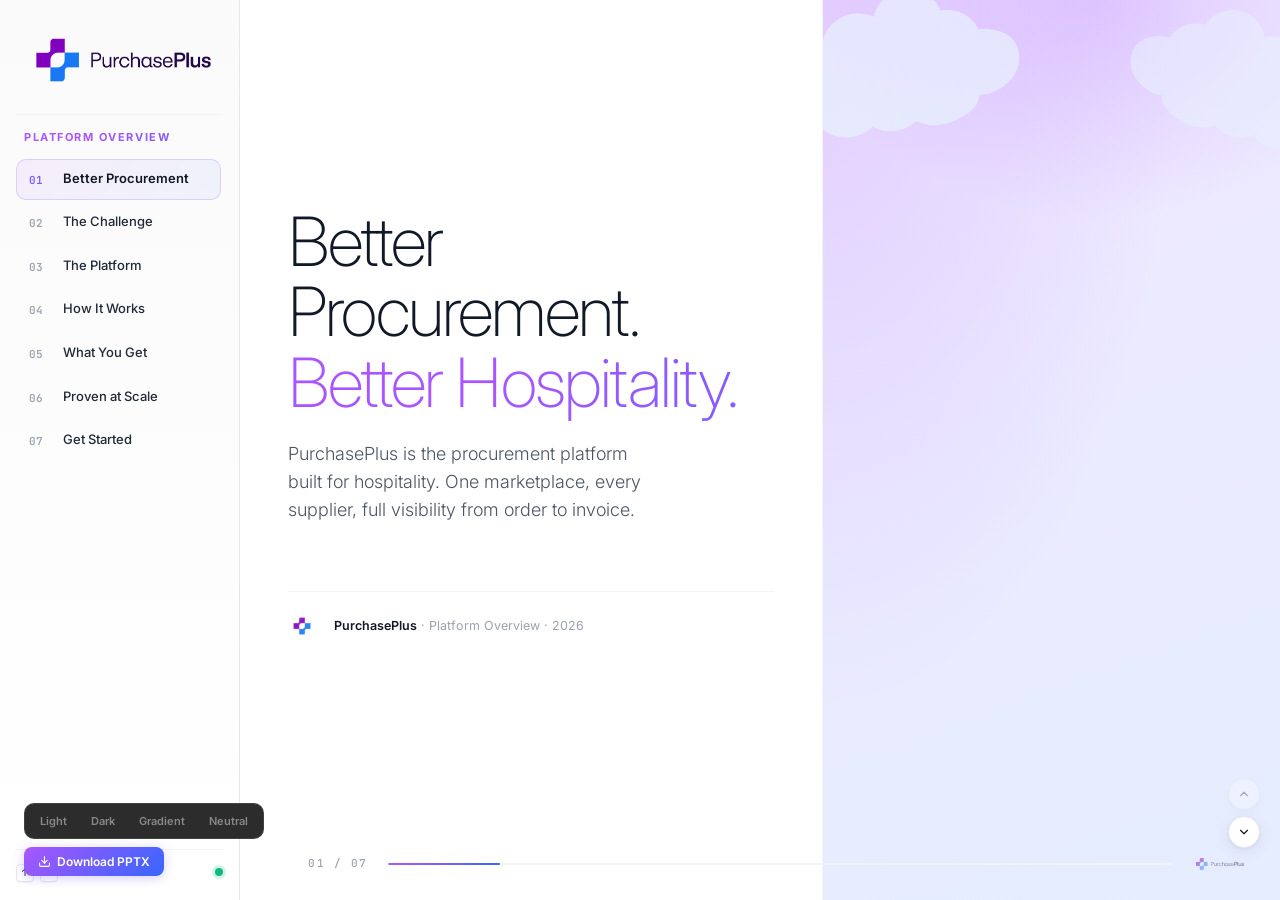
<file: index.html>
<!DOCTYPE html>
<html lang="en">
<head>
<meta charset="UTF-8">
<meta name="viewport" content="width=device-width, initial-scale=1">
<title>PurchasePlus · Platform Overview</title>
<link rel="preconnect" href="https://fonts.googleapis.com">
<link rel="preconnect" href="https://fonts.gstatic.com" crossorigin>
<link href="https://fonts.googleapis.com/css2?family=Inter:wght@200;300;400;500;600;700&family=JetBrains+Mono:wght@400;500&display=swap" rel="stylesheet">
<link rel="icon" href="assets/PurchasePlus Logos/logo-emblem-mobile.png">
<style>
/* ==========================================================================
   PurchasePlus Presentation Template — canonical design system
   Single-file HTML. No framework. Vanilla JS.
   Sidebar nav + one-slide-at-a-time desktop. Scroll-snap on mobile.

   IMAGE PATHS (all relative to this file's location at /template/):
   Logos:      assets/PurchasePlus Logos/[file]
   Characters: assets/Longarms Characters/Stand Alone/[file]
   Scenes:     assets/Longarms Scenes/[file]
   UI cards:   assets/Colourful UI UX/Stand Alone/[file]
   Screens:    assets/PurchasePlus Web Application Screens/[file]
   Devices:    assets/PurchasePlus UI & UX/[file]
   Web imgs:   assets/Web Content/Images/[file]
   ========================================================================== */

:root {
  --grad:        linear-gradient(90deg, #a956ff 0%, #7c5dff 50%, #3766fe 100%);
  --grad-soft:   linear-gradient(135deg, #f5edff 0%, #eaf1ff 100%);
  --grad-img:    linear-gradient(160deg, #f0e8ff 0%, #e5edff 100%);
  --grad-deep:   linear-gradient(135deg, #594574 0%, #220646 100%);
  --purple:      #7c5dff;
  --light-purple:#a956ff;
  --blue:        #3766fe;
  --ink:         #111827;
  --ink-soft:    #1f2937;
  --body:        #4B5563;
  --muted:       #9ca3af;
  --soft:        #f8fafc;
  --softer:      #fafafa;
  --border:      #e5e7eb;
  --border-soft: #f3f4f6;
  --bg:          #ffffff;
  --green:       #10b981;
  --shadow:      0 4px 16px rgba(15,23,42,.07), 0 1px 3px rgba(15,23,42,.05);
  --shadow-lg:   0 24px 56px rgba(15,23,42,.10), 0 4px 12px rgba(15,23,42,.06);
  --radius:      12px;
  --radius-pill: 999px;
}

*, *::before, *::after { box-sizing: border-box; margin: 0; padding: 0; }
html, body { background: var(--bg); }
body {
  font-family: 'Inter', -apple-system, BlinkMacSystemFont, sans-serif;
  color: var(--body);
  font-size: 15px;
  line-height: 1.6;
  font-weight: 400;
  -webkit-font-smoothing: antialiased;
  -moz-osx-font-smoothing: grayscale;
}
h1, h2, h3, h4, h5, h6, p { text-wrap: balance; color: var(--ink); }
h1 { font-size: clamp(40px, 5.4vw, 68px); font-weight: 200; letter-spacing: -1.8px; line-height: 1.04; }
h2 { font-size: clamp(30px, 3.8vw, 52px); font-weight: 200; letter-spacing: -1.2px; line-height: 1.08; }
h3 { font-size: 17px; font-weight: 500; letter-spacing: -.2px; }
h4 { font-size: 13.5px; font-weight: 600; }
p  { font-weight: 300; }
ul { list-style: none; }
button { font-family: inherit; cursor: pointer; border: 0; background: none; }
.mono { font-family: 'JetBrains Mono', ui-monospace, monospace; font-variant-numeric: tabular-nums; }

/* ── Animated gradient text ── */
.grad {
  background: linear-gradient(90deg, #a956ff 0%, #a956ff 20%, #7c5dff 50%, #3766fe 80%, #3766fe 100%);
  background-size: 220% auto;
  -webkit-background-clip: text;
  background-clip: text;
  color: transparent;
  -webkit-text-fill-color: transparent;
  font-weight: inherit;
  animation: gradPulse 5s linear infinite;
}
@keyframes gradPulse {
  0%   { background-position: 200% 50%; }
  100% { background-position: 0% 50%; }
}

/* ══════════════════════════════════════════════════════════
   APP SHELL
   ══════════════════════════════════════════════════════════ */
.app { display: grid; grid-template-columns: 280px 1fr; height: 100dvh; }

/* ── Sidebar ── */
.sb {
  background: linear-gradient(180deg, #fafafa 0%, #fff 100%);
  border-right: 1px solid var(--border);
  padding: 24px 16px 18px;
  display: flex; flex-direction: column;
  height: 100dvh; overflow: hidden;
}
.sb-brand {
  display: flex; align-items: center; gap: 10px;
  padding: 0 6px 18px;
  border-bottom: 1px solid var(--border-soft);
  margin-bottom: 14px;
}
.sb-brand img { height: 72px; width: auto; max-width: 220px; }
.sb-eyebrow {
  font-size: 11px; font-weight: 700; letter-spacing: .14em;
  text-transform: uppercase; padding: 0 8px 12px;
}
.sb-list { flex: 1; overflow-y: auto; padding-right: 2px; }
.sb-list::-webkit-scrollbar { width: 4px; }
.sb-list::-webkit-scrollbar-thumb { background: var(--border); border-radius: 2px; }
.sb-item {
  display: flex; align-items: flex-start; gap: 12px;
  padding: 10px 12px; border-radius: 10px; cursor: pointer;
  margin-bottom: 2px; transition: all .15s;
  border: 1px solid transparent; user-select: none;
}
.sb-item:hover { background: var(--softer); }
.sb-item.is-active {
  background: linear-gradient(135deg, rgba(169,86,255,.08) 0%, rgba(55,102,254,.06) 100%);
  border-color: rgba(124,93,255,.22);
}
.sb-item-num {
  font-size: 11px; font-weight: 600; color: var(--muted);
  font-family: 'JetBrains Mono', monospace; min-width: 22px;
  padding-top: 2px; letter-spacing: .04em;
}
.sb-item.is-active .sb-item-num { color: var(--purple); }
.sb-item-label { font-size: 13px; font-weight: 500; color: var(--ink-soft); line-height: 1.35; }
.sb-item.is-active .sb-item-label { color: var(--ink); font-weight: 600; }
.sb-foot {
  padding-top: 14px; border-top: 1px solid var(--border-soft);
  font-size: 11px; color: var(--muted);
  display: flex; justify-content: space-between; align-items: center;
}
.sb-foot-hint { display: flex; align-items: center; gap: 6px; }
.kbd {
  display: inline-flex; align-items: center; justify-content: center;
  min-width: 18px; height: 18px; padding: 0 5px;
  font-size: 10px; font-weight: 600; font-family: 'JetBrains Mono', monospace;
  background: #fff; border: 1px solid var(--border); border-radius: 4px;
  color: var(--ink); box-shadow: 0 1px 0 rgba(15,23,42,.04);
}
.dot {
  width: 8px; height: 8px; background: var(--green);
  border-radius: 50%; display: inline-block;
  box-shadow: 0 0 0 3px rgba(16,185,129,.18);
  animation: dotPulse 2.4s ease infinite;
}
@keyframes dotPulse {
  0%, 100% { box-shadow: 0 0 0 3px rgba(16,185,129,.18); }
  50%       { box-shadow: 0 0 0 7px rgba(16,185,129,.04); }
}

/* Mobile sidebar toggle */
.sb-toggle {
  display: none; position: fixed; top: 14px; left: 14px; z-index: 110;
  width: 36px; height: 36px; background: #fff; border: 1px solid var(--border);
  border-radius: 9px; flex-direction: column; align-items: center; justify-content: center;
  gap: 4px; cursor: pointer; box-shadow: 0 2px 8px rgba(15,23,42,.08);
}
.sb-toggle span { width: 16px; height: 2px; background: var(--ink); border-radius: 1px; display: block; }
.sb-overlay { display: none; position: fixed; inset: 0; background: rgba(0,0,0,.3); z-index: 99; }
.sb-overlay.is-open { display: block; }

/* ── Main ── */
.main { position: relative; height: 100dvh; overflow: hidden; }
.slides { position: relative; height: 100%; }

/* ── Slide base ── */
.slide {
  position: absolute; inset: 0;
  display: flex; flex-direction: row;
  opacity: 0; pointer-events: none;
  transition: opacity .42s ease, transform .42s ease;
  transform: translateY(12px);
}
.slide.is-active { opacity: 1; pointer-events: auto; transform: translateY(0); }

/* Left content panel */
.slide-left {
  flex: 0 0 56%;
  padding: 52px 68px 100px;
  display: flex; flex-direction: column; justify-content: center;
  overflow-y: auto; position: relative;
}
.slide-left::-webkit-scrollbar { width: 0; }

/* Right visual panel */
.slide-right {
  flex: 1;
  position: relative; overflow: hidden;
  background: var(--grad-img);
  border-left: 1px solid var(--border-soft);
}
.slide-right::before {
  content: '';
  position: absolute; inset: 0;
  background: radial-gradient(ellipse at top left, rgba(169,86,255,.18) 0%, transparent 56%);
  pointer-events: none; z-index: 0;
}

/* ── Right panel image layers ── */

/* Full-screen background screen (dimmed, gives context) */
.sr-bg-screen {
  position: absolute; inset: 0;
  width: 100%; height: 100%;
  object-fit: cover; object-position: top center;
  opacity: .18;
  z-index: 1;
}

/* Device mockup — centered, large, sits at bottom */
.sr-device {
  position: absolute;
  bottom: 0; left: 50%;
  transform: translateX(-50%);
  width: 88%; height: auto;
  max-height: 82%;
  object-fit: contain; object-position: bottom center;
  z-index: 2;
  filter: drop-shadow(0 12px 40px rgba(15,23,42,.14));
}

/* Single artboard screen — PNG drop-shadow, no white container */
.sr-screen {
  position: absolute;
  top: 50%; left: 50%;
  transform: translate(-50%, -50%);
  width: 86%; height: auto;
  max-height: 80%;
  object-fit: contain;
  z-index: 2;
  filter: drop-shadow(0 16px 48px rgba(15,23,42,.24)) drop-shadow(0 4px 12px rgba(15,23,42,.12));
}

/* Longarms character — stands at bottom, overlaps device/screen */
.sr-char {
  position: absolute;
  bottom: 0; right: 4%;
  height: 72%; width: auto;
  object-fit: contain; object-position: bottom right;
  z-index: 4;
  filter: drop-shadow(0 8px 24px rgba(15,23,42,.12));
}

/* Longarms scene — fills the panel */
.sr-scene {
  position: absolute;
  inset: 0; padding: 24px 16px 0;
  width: 100%; height: 100%;
  object-fit: contain; object-position: center bottom;
  z-index: 2;
}

/* Floating UI cards — drop-shadow on PNG, no white backing container */
.sr-card {
  position: absolute;
  z-index: 3;
  background: transparent;
  filter: drop-shadow(0 10px 32px rgba(15,23,42,.20)) drop-shadow(0 2px 6px rgba(15,23,42,.10));
}

/* Dark right panel variant (closing/CTA slides) */
.slide-right.dark {
  background: var(--grad-deep);
  border-left-color: transparent;
}
.slide-right.dark::before { display: none; }

/* Dark panel content */
.dark-cta {
  position: relative; z-index: 1;
  display: flex; flex-direction: column;
  align-items: center; justify-content: center;
  height: 100%; padding: 48px 36px; gap: 22px;
  text-align: center;
}
.dark-cta-eyebrow {
  font-size: 10px; font-weight: 700; letter-spacing: .2em;
  text-transform: uppercase; color: rgba(255,255,255,.4);
}
.dark-cta-headline {
  font-size: clamp(22px, 2.8vw, 34px); font-weight: 200;
  letter-spacing: -1px; color: #fff; line-height: 1.18; text-wrap: balance;
}
.dark-cta-url {
  font-family: 'JetBrains Mono', monospace; font-size: 12.5px;
  color: rgba(169,86,255,.85); letter-spacing: .04em;
}
.dark-cta-divider { width: 36px; height: 1px; background: rgba(255,255,255,.12); }
.dark-logo {
  width: 120px; height: auto; opacity: .2;
  filter: brightness(10); /* white */
}

/* ── Slide chrome ── */
.slide-eyebrow {
  font-size: 11px; font-weight: 700; letter-spacing: .18em;
  text-transform: uppercase; margin-bottom: 20px;
}
.slide-left h1 { margin-bottom: 22px; max-width: 18ch; }
.slide-left h2 { margin-bottom: 18px; max-width: 22ch; }
.slide-left p.lead {
  font-size: 18px; font-weight: 300; color: var(--body);
  max-width: 50ch; line-height: 1.55; margin-bottom: 28px;
}
.slide-left p.kicker {
  font-size: 12.5px; font-weight: 400; color: var(--muted); margin-top: 20px;
}

/* ── Slide footer ── */
.slide-footer {
  position: absolute; left: 68px; right: 32px; bottom: 26px;
  display: flex; justify-content: space-between; align-items: center;
  font-size: 11px; color: var(--muted); pointer-events: none; z-index: 20;
}
.slide-counter { font-family: 'JetBrains Mono', monospace; letter-spacing: .14em; font-weight: 500; }
.slide-progress { flex: 1; margin: 0 20px; height: 2px; background: var(--border-soft); border-radius: 2px; overflow: hidden; }
.slide-progress-fill { height: 100%; background: var(--grad); border-radius: 2px; transition: width .42s ease; }
.footer-brand { font-weight: 600; letter-spacing: .04em; color: var(--muted); }

/* Nav arrows */
.nav-arrows {
  position: absolute; bottom: 52px; right: 20px;
  display: flex; flex-direction: column; gap: 6px; z-index: 20;
}
.nav-arrow {
  width: 32px; height: 32px; border-radius: 50%;
  border: 1px solid var(--border); background: #fff;
  display: flex; align-items: center; justify-content: center;
  cursor: pointer; transition: all .15s; color: var(--ink);
  box-shadow: var(--shadow);
}
.nav-arrow:hover { background: var(--softer); border-color: var(--purple); color: var(--purple); }
.nav-arrow.is-disabled { opacity: .3; pointer-events: none; }
.nav-arrow svg { width: 14px; height: 14px; }

/* ══════════════════════════════════════════════════════════
   SLIDE COMPONENTS
   ══════════════════════════════════════════════════════════ */

/* Cover meta strip */
.cover-meta {
  display: flex; gap: 18px; align-items: center;
  margin-top: 40px; padding-top: 20px;
  border-top: 1px solid var(--border-soft);
  max-width: 580px;
}
.cover-logo { height: 28px; opacity: .9; }
.cover-meta-text { font-size: 12.5px; color: var(--muted); }
.cover-meta-text strong { color: var(--ink); font-weight: 600; }

/* Stats row */
.stats-row { display: grid; grid-template-columns: repeat(3, 1fr); gap: 20px; }
.stat-card { padding: 18px 0 4px; border-top: 2px solid var(--ink); }
.stat-num {
  font-size: clamp(22px, 2.6vw, 34px); font-weight: 200;
  letter-spacing: -1px; line-height: 1; color: var(--ink); margin-bottom: 10px;
  white-space: nowrap;
}
.stat-num .grad { font-weight: 300; }
.stat-label { font-size: 13.5px; line-height: 1.5; color: var(--body); font-weight: 400; }

/* Pillars (3-col) */
.pillars { display: grid; grid-template-columns: repeat(3, 1fr); gap: 24px; margin-top: 8px; }
.pillar { padding: 18px 0 0; border-top: 1px solid var(--border); }
.pillar-num {
  font-family: 'JetBrains Mono', monospace; font-size: 22px;
  font-weight: 200; letter-spacing: -1px; color: var(--ink); margin-bottom: 4px; line-height: 1;
}
.pillar-title { font-size: 13px; font-weight: 600; color: var(--ink); margin-bottom: 6px; line-height: 1.3; }
.pillar-body  { font-size: 13px; color: var(--body); line-height: 1.55; }

/* Concept cards (vertical list) */
.concept-grid { display: flex; flex-direction: column; gap: 10px; margin-top: 6px; }
.concept-card {
  padding: 14px 18px; background: var(--softer);
  border: 1px solid var(--border-soft); border-radius: var(--radius);
  display: flex; gap: 14px; align-items: flex-start;
}
.concept-tag {
  display: inline-block; padding: 3px 9px; background: var(--grad);
  color: #fff; font-family: 'JetBrains Mono', monospace;
  font-size: 9px; font-weight: 700; letter-spacing: .14em;
  border-radius: 4px; flex-shrink: 0; white-space: nowrap; margin-top: 2px;
}
.concept-title { font-size: 14px; font-weight: 600; color: var(--ink); margin-bottom: 3px; }
.concept-body  { font-size: 13px; color: var(--body); line-height: 1.5; }

/* 2-column show grid */
.show-grid { display: grid; grid-template-columns: 1fr 1fr; gap: 10px; margin-top: 8px; }
.show-card {
  padding: 16px 18px; background: var(--softer);
  border: 1px solid var(--border-soft); border-radius: var(--radius);
}
.show-tag {
  font-family: 'JetBrains Mono', monospace; font-size: 9.5px;
  font-weight: 700; letter-spacing: .14em; color: var(--purple);
  text-transform: uppercase; margin-bottom: 6px;
}
.show-title { font-size: 13.5px; font-weight: 600; color: var(--ink); margin-bottom: 5px; line-height: 1.3; }
.show-body  { font-size: 13px; color: var(--body); line-height: 1.55; }

/* Timeline */
.timeline { display: flex; flex-direction: column; gap: 0; margin-top: 4px; }
.tl-item {
  display: grid; grid-template-columns: 72px 1fr; gap: 14px;
  padding: 13px 0; border-bottom: 1px solid var(--border-soft);
  align-items: start;
}
.tl-item:last-child { border-bottom: none; }
.tl-num {
  font-family: 'JetBrains Mono', monospace; font-size: 26px;
  font-weight: 200; letter-spacing: -1px; color: var(--muted);
  line-height: 1; margin-top: 2px;
}
.tl-item.active .tl-num { color: var(--purple); }
.tl-title { font-size: 14px; font-weight: 600; color: var(--ink); margin-bottom: 3px; line-height: 1.3; }
.tl-body  { font-size: 13px; color: var(--body); line-height: 1.5; }

/* Statement / quote block */
.statement-block {
  padding: 20px 26px; background: var(--grad-soft);
  border-left: 3px solid var(--purple); border-radius: 0 var(--radius) var(--radius) 0;
  margin-bottom: 22px;
}
.statement-block p {
  font-size: 15.5px; font-weight: 300; color: var(--ink);
  line-height: 1.65; font-style: italic; text-wrap: balance;
}

/* Result metrics strip */
.metrics-row { display: flex; gap: 0; margin-top: 20px; border-top: 1px solid var(--border-soft); }
.metric { flex: 1; padding: 18px 0 4px; }
.metric + .metric { padding-left: 18px; border-left: 1px solid var(--border-soft); margin-left: 0; padding-left: 18px; }
.metric-num {
  font-size: 30px; font-weight: 200; letter-spacing: -1.5px;
  color: var(--ink); line-height: 1; margin-bottom: 4px;
}
.metric-label { font-size: 12px; color: var(--body); line-height: 1.4; }

/* CTA button */
.cta-btn {
  display: inline-flex; align-items: center; gap: 10px;
  background: var(--grad); color: #fff;
  font-size: 15px; font-weight: 600; letter-spacing: .01em;
  padding: 13px 28px; border-radius: var(--radius-pill); border: none;
  cursor: pointer; white-space: nowrap;
  box-shadow: 0 4px 18px rgba(124,93,255,.32);
  transition: transform .15s, box-shadow .15s;
  margin-top: 28px;
}
.cta-btn:hover { transform: translateY(-2px); box-shadow: 0 8px 28px rgba(124,93,255,.48); }

/* ══════════════════════════════════════════════════════════
   RESPONSIVE
   ══════════════════════════════════════════════════════════ */

@media (max-width: 1600px) {
  .app { grid-template-columns: 280px 1fr; }
}
@media (max-width: 1280px) {
  .app { grid-template-columns: 240px 1fr; }
  .slide-left { padding: 36px 48px 90px; }
  .slide-left h2 { font-size: clamp(24px, 3vw, 44px); }
}

/* ════════════════════════════════════════════════════
   TABLET + MOBILE — scroll-snap layout
   ════════════════════════════════════════════════════ */
@media (max-width: 1100px) {
  .app { grid-template-columns: 1fr; height: 100dvh; }

  .sb {
    position: fixed; left: 0; top: 0; bottom: 0; width: 280px; z-index: 100;
    transform: translateX(-100%); transition: transform .28s cubic-bezier(.4,0,.2,1);
    box-shadow: 6px 0 32px rgba(15,23,42,.14); height: 100dvh;
  }
  .sb.is-open { transform: translateX(0); }
  .sb-toggle { display: flex; }

  .main {
    overflow-y: scroll; height: 100dvh;
    scroll-snap-type: y mandatory;
    -webkit-overflow-scrolling: touch;
  }
  .slides { position: static; height: auto; display: block; }

  .slide {
    position: static !important; opacity: 1 !important;
    transform: none !important; pointer-events: auto !important;
    display: flex; flex-direction: column; height: auto;
  }

  .slide-right {
    order: -1; flex: none; width: 100%; height: 100dvh;
    scroll-snap-align: start; border-left: none; overflow: hidden;
  }
  .slide-right.dark { order: 1; }

  .slide-left {
    flex: none; width: 100%; height: 100dvh;
    scroll-snap-align: start;
    padding: 56px 26px 88px; box-sizing: border-box;
    overflow: hidden; justify-content: space-between;
  }
  .slide-left h1 { font-size: clamp(28px, 6vw, 44px); margin-bottom: 14px; }
  .slide-left h2 { font-size: clamp(22px, 4.5vw, 38px); letter-spacing: -.4px; margin-bottom: 10px; }
  .slide-left p.lead { font-size: clamp(14px, 2.2vw, 16px); margin-bottom: 14px; }
  .slide-eyebrow { margin-bottom: 8px; }

  /* Mobile right-panel images */
  .sr-device { width: 80%; max-height: 72%; }
  .sr-char   { height: 60%; right: 2%; }
  .sr-screen { width: 78%; max-height: 72%; }
  .sr-card   { transform: none !important; }

  /* Component reductions */
  .stats-row { grid-template-columns: 1fr; gap: 0; }
  .stat-card { padding: 12px 0; border-top: 1px solid var(--border-soft); }
  .stat-card:first-child { border-top: 2px solid var(--ink); }
  .stat-num { font-size: 28px; margin-bottom: 4px; }

  .pillars { grid-template-columns: 1fr; gap: 0; }
  .pillar { border-top: 1px solid var(--border-soft); padding: 12px 0; }
  .pillar:first-child { border-top: none; padding-top: 0; }
  .pillar-num { font-size: 18px; }

  .concept-grid { gap: 8px; }
  .concept-card { padding: 11px 14px; }

  .show-grid { grid-template-columns: 1fr 1fr; gap: 8px; }
  .show-card { padding: 12px 14px; }
  .show-title { font-size: 12.5px; }
  .show-body  { font-size: 12px; }

  .timeline { gap: 0; }
  .tl-item { padding: 10px 0; grid-template-columns: 48px 1fr; }
  .tl-num { font-size: 18px; }
  .tl-title { font-size: 13px; }

  .statement-block { padding: 14px 18px; margin-bottom: 12px; }
  .statement-block p { font-size: 13.5px; }

  .metrics-row { flex-wrap: wrap; }
  .metric { min-width: 45%; padding: 10px 0 !important; border-left: none !important; }
  .metric-num { font-size: 24px; }

  .cover-meta { margin-top: 16px; padding-top: 14px; }

  .slide-footer { left: 14px; right: 14px; bottom: 12px; position: fixed; font-size: 10.5px; }
  .nav-arrows   { bottom: 50px; right: 14px; }
}

@media (max-width: 900px) {
  .slide-left { padding: 48px 22px 80px; }
  .slide-left h2 { font-size: clamp(20px, 4vw, 30px); }
  .slide-left p.lead { font-size: clamp(13px, 2vw, 15px); }
}

@media (max-width: 600px) {
  .slide-left { padding: 44px 18px 76px; }
  .slide-left h1 { font-size: clamp(22px, 6vw, 30px); }
  .slide-left h2 { font-size: clamp(18px, 5vw, 26px); letter-spacing: -.2px; margin-bottom: 8px; }
  .slide-left p.lead { font-size: clamp(12.5px, 3.5vw, 15px); margin-bottom: 10px; }
  .show-grid { grid-template-columns: 1fr; gap: 6px; }
  .cta-btn { font-size: 14px; padding: 11px 22px; }
  .slide-footer { left: 10px; right: 10px; bottom: 8px; }
  .nav-arrows { bottom: 44px; right: 10px; }
  .nav-arrow { width: 30px; height: 30px; }
}

@media (max-width: 420px) {
  .slide-left { padding: 40px 14px 70px; }
  .slide-left h2 { font-size: clamp(17px, 5.5vw, 22px); }
}
</style>
</head>
<body>

<div class="app">

  <!-- ════════════════════════════════════
       SIDEBAR
       ════════════════════════════════════ -->
  <aside class="sb" id="sidebar">
    <div class="sb-brand">
      <img src="assets/PurchasePlus Logos/logo-horizontal-color.png" alt="PurchasePlus">
    </div>
    <!-- Update eyebrow to match presentation topic -->
    <div class="sb-eyebrow"><span class="grad">Platform Overview</span></div>
    <nav class="sb-list" id="sbList"></nav>
    <button class="sb-toggle" id="sbToggle" aria-label="Menu">
      <span></span><span></span><span></span>
    </button>
    <div class="sb-overlay" id="sbOverlay"></div>
    <div class="sb-foot">
      <div class="sb-foot-hint">
        <span class="kbd">↑</span><span class="kbd">↓</span>
      </div>
      <div><span class="dot"></span></div>
    </div>
  </aside>

  <!-- ════════════════════════════════════
       MAIN
       ════════════════════════════════════ -->
  <main class="main" id="mainEl">
    <div class="slides" id="slides">

      <!-- ══════════════════════════════
           SLIDE 01 — COVER
           Device mockup + Longarms scene layered
           ══════════════════════════════ -->
      <section class="slide is-active" data-title="Better Procurement">

        <div class="slide-left">
          <h1>Better Procurement.<br><span class="grad">Better Hospitality.</span></h1>
          <p class="lead">PurchasePlus is the procurement platform built for hospitality. One marketplace, every supplier, full visibility from order to invoice.</p>
          <div class="cover-meta">
            <img src="assets/PurchasePlus Logos/98-082 PurchasePlus Logo Emblem RGB 72dpi.png" alt="PurchasePlus" class="cover-logo">
            <!-- Update: presenter name, date, audience -->
            <div class="cover-meta-text"><strong>PurchasePlus</strong> · Platform Overview · 2026</div>
          </div>
        </div>

        <div class="slide-right" style="overflow:hidden;">
          <!-- Radial brand glow -->
          <div style="position:absolute;top:0;left:0;right:0;height:50%;z-index:1;
                      background:radial-gradient(ellipse 90% 70% at 60% 0%,rgba(169,86,255,.22) 0%,transparent 70%);"></div>
          <!-- Clouds -->
          <img src="assets/Colourful UI UX/Stand Alone/CLOUDS.png" alt=""
               style="position:absolute;top:-8%;left:-12%;width:58%;opacity:.72;z-index:2;transform:rotate(-8deg);">
          <img src="assets/Colourful UI UX/Stand Alone/CLOUDS.png" alt=""
               style="position:absolute;top:-5%;right:-16%;width:52%;opacity:.55;z-index:2;transform:rotate(15deg) scaleX(-1);">
        </div>

      </section>

      <!-- ══════════════════════════════
           SLIDE 02 — THE CHALLENGE
           Dashboard screen + Bargain Brian
           ══════════════════════════════ -->
      <section class="slide" data-title="The Challenge">

        <div class="slide-left">
          <div class="slide-eyebrow"><span class="grad">01 / The Challenge</span></div>
          <h2>Procurement is still<br><span class="grad">costing you.</span></h2>
          <p class="lead">Manual ordering, disconnected suppliers, and zero visibility into spend are draining hospitality margins every day.</p>
          <div class="stats-row">
            <div class="stat-card">
              <div class="stat-num"><span class="grad">68%</span></div>
              <div class="stat-label">of hospitality operators still process purchase orders manually.</div>
            </div>
            <div class="stat-card">
              <div class="stat-num">$240K</div>
              <div class="stat-label">average annual overspend per property from unmanaged supplier pricing.</div>
            </div>
            <div class="stat-card">
              <div class="stat-num"><span class="grad">14 days</span></div>
              <div class="stat-label">average invoice approval cycle. Industry best practice is 3 days.</div>
            </div>
          </div>
          <p class="kicker">Source: PurchasePlus 2026 Hospitality Procurement Index.</p>
        </div>

        <div class="slide-right">
          <!-- Requisitions / approval screen as context -->
          <img class="sr-screen"
               src="assets/PurchasePlus Web Application Screens/Artboard 3_PurchasePlu.png"
               alt="Requisitions awaiting approval"
               style="top:46%;transform:translate(-50%,-50%) rotate(2deg);">
          <!-- Bargain Brian standing in front -->
          <img class="sr-char"
               src="assets/Longarms Characters/Named Characters/98-084 PurchasePlus Longarm Illustration Bargain Brian Retina.png"
               alt=""
               style="right:2%;">
          <!-- Floating KPI card -->
          <img class="sr-card"
               src="assets/Colourful UI UX/Stand Alone/Total Spend.png"
               alt=""
               style="top:12%; left:8%; width:36%; max-width:160px;">
        </div>

      </section>

      <!-- ══════════════════════════════
           SLIDE 03 — THE PLATFORM
           Dashboard artboard + Manager character
           ══════════════════════════════ -->
      <section class="slide" data-title="The Platform">

        <div class="slide-left">
          <div class="slide-eyebrow"><span class="grad">02 / The Platform</span></div>
          <h2>One platform.<br><span class="grad">Everything connected.</span></h2>
          <p class="lead">PurchasePlus replaces fragmented supplier relationships, manual POs, and paper invoices with a single intelligent procurement layer.</p>
          <div class="pillars">
            <div class="pillar">
              <div class="pillar-num mono">01</div>
              <div class="pillar-title">Smart Marketplace</div>
              <div class="pillar-body">5,000+ suppliers. Real-time pricing. Order from any device.</div>
            </div>
            <div class="pillar">
              <div class="pillar-num mono">02</div>
              <div class="pillar-title">AI Invoicing</div>
              <div class="pillar-body">3-way match, automated approval, AP sync in under 60 seconds.</div>
            </div>
            <div class="pillar">
              <div class="pillar-num mono">03</div>
              <div class="pillar-title">Full Visibility</div>
              <div class="pillar-body">Spend analytics, budget tracking, and compliance reporting.</div>
            </div>
          </div>
          <p class="kicker">Integrates with 40+ POS and accounting systems including Xero, Oracle, and MYOB.</p>
        </div>

        <div class="slide-right">
          <!-- Dashboard home screen dimmed as background layer -->
          <img class="sr-bg-screen"
               src="assets/PurchasePlus Web Application Screens/Artboard 2_PurchasePlu.png"
               alt="">
          <!-- Dashboard card floating -->
          <img class="sr-card"
               src="assets/Colourful UI UX/Stand Alone/Amount Spent Per Category.png"
               alt=""
               style="top:10%; left:50%; transform:translateX(-50%); width:58%; max-width:240px;">
          <!-- Procurement savings chart -->
          <img class="sr-card"
               src="assets/Colourful UI UX/Stand Alone/Procurement Savings.png"
               alt=""
               style="top:42%; right:6%; width:44%; max-width:180px; transform:rotate(1.5deg);">
          <!-- Manager character -->
          <img class="sr-char"
               src="assets/Longarms Characters/Stand Alone/98-084 PurchasePlus Longarm Illustration Manager Retina.png"
               alt=""
               style="right:0%; height:64%;">
        </div>

      </section>

      <!-- ══════════════════════════════
           SLIDE 04 — HOW IT WORKS
           PO screen + Speedy Simon
           ══════════════════════════════ -->
      <section class="slide" data-title="How It Works">

        <div class="slide-left">
          <div class="slide-eyebrow"><span class="grad">03 / How It Works</span></div>
          <h2>From order to invoice<br><span class="grad">in four steps.</span></h2>
          <p class="lead">PurchasePlus handles the full procurement cycle so your team can focus on hospitality, not paperwork.</p>
          <div class="timeline">
            <div class="tl-item active">
              <div class="tl-num mono grad">01</div>
              <div>
                <div class="tl-title">Browse and order from the marketplace</div>
                <div class="tl-body">Staff place orders on any device. Real-time pricing from 5,000+ verified suppliers.</div>
              </div>
            </div>
            <div class="tl-item">
              <div class="tl-num mono">02</div>
              <div>
                <div class="tl-title">Approve in seconds, not days</div>
                <div class="tl-body">Automated approval workflows route POs to the right person based on value and category.</div>
              </div>
            </div>
            <div class="tl-item">
              <div class="tl-num mono">03</div>
              <div>
                <div class="tl-title">Receive goods and confirm delivery</div>
                <div class="tl-body">Mobile receiving confirms delivery against the original order. Discrepancies flagged instantly.</div>
              </div>
            </div>
            <div class="tl-item">
              <div class="tl-num mono">04</div>
              <div>
                <div class="tl-title">AI matches and syncs the invoice</div>
                <div class="tl-body">3-way match against PO and delivery note. Auto-coded and posted to your accounting system.</div>
              </div>
            </div>
          </div>
        </div>

        <div class="slide-right">
          <!-- Purchase orders list with green approvals -->
          <img class="sr-screen"
               src="assets/PurchasePlus Web Application Screens/Artboard 5_PurchasePlu.png"
               alt="Purchase orders list"
               style="top:42%; transform:translate(-50%,-50%) rotate(-1.5deg); width:80%;">
          <!-- Closed invoices KPI -->
          <img class="sr-card"
               src="assets/Colourful UI UX/Stand Alone/Closed Invoices.png"
               alt=""
               style="top:8%; right:8%; width:40%; max-width:160px;">
          <!-- Speedy Simon — efficiency character -->
          <img class="sr-char"
               src="assets/Longarms Characters/Named Characters/98-084 PurchasePlus Longarm Illustration Speedy Simon Retina.png"
               alt=""
               style="height:66%; right:1%;">
        </div>

      </section>

      <!-- ══════════════════════════════
           SLIDE 05 — WHAT YOU GET
           Spend analytics hero + UI cards collage
           ══════════════════════════════ -->
      <section class="slide" data-title="What You Get">

        <div class="slide-left">
          <div class="slide-eyebrow"><span class="grad">04 / What You Get</span></div>
          <h2>Real outcomes.<br><span class="grad">Not promises.</span></h2>
          <p class="lead">Every PurchasePlus property sees measurable results within the first 90 days of going live.</p>
          <div class="show-grid">
            <div class="show-card">
              <div class="show-tag">SAVINGS</div>
              <div class="show-title">Cost reduction from day one</div>
              <div class="show-body">Supplier price benchmarking and contract compliance stop overpayment before it happens.</div>
            </div>
            <div class="show-card">
              <div class="show-tag">COMPLIANCE</div>
              <div class="show-title">Audit-ready at all times</div>
              <div class="show-body">Every PO, approval, and invoice is logged with a full digital trail. SOC2 and ISO 27001 certified.</div>
            </div>
            <div class="show-card">
              <div class="show-tag">EFFICIENCY</div>
              <div class="show-title">Hours back for your team</div>
              <div class="show-body">Staff spend 80% less time on ordering and invoice chasing. Redeployed to guest-facing work.</div>
            </div>
            <div class="show-card">
              <div class="show-tag">VISIBILITY</div>
              <div class="show-title">Spend in one dashboard</div>
              <div class="show-body">Real-time view across every property. Category analysis, budget alerts, trend reports.</div>
            </div>
          </div>
        </div>

        <div class="slide-right">
          <!-- Spend analytics hero illustration — cloud composition -->
          <img class="sr-scene"
               src="assets/Colourful UI UX/Illustrations/Hero Videos/002_spend-analytics-dashboard-hero.png"
               alt="Spend analytics dashboard"
               style="object-fit:contain; padding:24px 16px; opacity:.92;">
          <!-- Food cost KPI floating -->
          <img class="sr-card"
               src="assets/Colourful UI UX/Stand Alone/Food Cost.png"
               alt=""
               style="bottom:12%; left:6%; width:38%; max-width:148px; transform:rotate(-2deg);">
        </div>

      </section>

      <!-- ══════════════════════════════
           SLIDE 06 — PROVEN AT SCALE
           Buyer + Seller scene
           ══════════════════════════════ -->
      <section class="slide" data-title="Proven at Scale">

        <div class="slide-left">
          <div class="slide-eyebrow"><span class="grad">05 / Proven at Scale</span></div>
          <h2>5,000 properties.<br><span class="grad">One platform.</span></h2>
          <div class="statement-block">
            <p>"We cut our invoice processing time from 14 days to under 48 hours in the first month. PurchasePlus didn't just save us money, it gave us back control of our operation."</p>
          </div>
          <p class="kicker" style="margin-top:4px;">Head of Procurement, leading Asia-Pacific hotel group.</p>
          <div class="metrics-row">
            <div class="metric">
              <div class="metric-num"><span class="grad">5,000+</span></div>
              <div class="metric-label">Properties live across APAC, EMEA, and North America.</div>
            </div>
            <div class="metric">
              <div class="metric-num">$2.4B</div>
              <div class="metric-label">Annual procurement processed through the platform.</div>
            </div>
            <div class="metric">
              <div class="metric-num"><span class="grad">99.9%</span></div>
              <div class="metric-label">Platform uptime SLA. SOC2 and ISO 27001 certified.</div>
            </div>
          </div>
        </div>

        <div class="slide-right">
          <!-- Decorative cloud — top left -->
          <img src="assets/Colourful UI UX/Stand Alone/CLOUDS.png" alt=""
               style="position:absolute; top:-4%; left:-8%; width:52%; opacity:.55; z-index:1; transform:rotate(-12deg);">
          <!-- Decorative cloud — top right -->
          <img src="assets/Colourful UI UX/Stand Alone/CLOUDS.png" alt=""
               style="position:absolute; top:-2%; right:-12%; width:44%; opacity:.4; z-index:1; transform:rotate(18deg) scaleX(-1);">
          <!-- Procurement Savings card — top center -->
          <img class="sr-card"
               src="assets/Colourful UI UX/Stand Alone/Procurement Savings.png" alt=""
               style="top:6%; left:50%; transform:translateX(-50%); width:54%; max-width:210px; z-index:3;">
          <!-- Buyer and Seller scene — anchored bottom, fills lower two-thirds -->
          <img class="sr-scene"
               src="assets/Longarms Scenes/98-084 PurchasePlus Scene Illustration Buyer and Seller Interaction Transparent 300dpi.png"
               alt="Buyer and supplier connected"
               style="padding:28% 4px 0; object-position:bottom center; opacity:.96;">
        </div>

      </section>

      <!-- ══════════════════════════════
           SLIDE 07 — GET STARTED
           Concept cards + dark CTA panel
           ══════════════════════════════ -->
      <section class="slide" data-title="Get Started">

        <div class="slide-left">
          <div class="slide-eyebrow"><span class="grad">06 / Get Started</span></div>
          <h2>Ready when<br><span class="grad">you are.</span></h2>
          <p class="lead">PurchasePlus is live in under 30 days. No disruption to current operations. Your team is supported every step of the way.</p>
          <div class="concept-grid">
            <div class="concept-card">
              <div class="concept-tag">WEEK 1</div>
              <div>
                <div class="concept-title">Setup and onboarding</div>
                <div class="concept-body">Supplier connections, system integrations, and team training handled by our implementation team.</div>
              </div>
            </div>
            <div class="concept-card">
              <div class="concept-tag">WEEK 2-4</div>
              <div>
                <div class="concept-title">Go live on your first property</div>
                <div class="concept-body">Full support during first month. Dedicated customer success manager from day one.</div>
              </div>
            </div>
            <div class="concept-card">
              <div class="concept-tag">DAY 90</div>
              <div>
                <div class="concept-title">Savings review</div>
                <div class="concept-body">We show you exactly what PurchasePlus has saved you. Transparent, in writing.</div>
              </div>
            </div>
          </div>
          <button class="cta-btn" onclick="window.open('https://purchaseplus.com','_blank')">
            Book a demo
          </button>
        </div>

        <!-- Dark right panel -->
        <div class="slide-right dark">
          <div class="dark-cta">
            <div class="dark-cta-eyebrow">Get in touch</div>
            <!-- Vertical logo: colored emblem + white PurchasePlus text + white slogan -->
            <img src="assets/PurchasePlus Logos/logo-vertical-slogan-white.png"
                 alt="PurchasePlus" style="width:180px; height:auto; opacity:.92;">
            <div class="dark-cta-divider"></div>
            <div class="dark-cta-url">purchaseplus.com</div>
          </div>
        </div>

      </section>

    </div><!-- /slides -->

    <!-- Slide footer -->
    <div class="slide-footer">
      <div class="slide-counter mono" id="counter">01 / 07</div>
      <div class="slide-progress"><div class="slide-progress-fill" id="progress"></div></div>
      <img src="assets/PurchasePlus Logos/logo-horizontal-color.png" alt="PurchasePlus" style="height:20px;width:auto;opacity:.45;">
    </div>

    <!-- Nav arrows -->
    <div class="nav-arrows">
      <button class="nav-arrow" id="prev" aria-label="Previous">
        <svg viewBox="0 0 24 24" fill="none" stroke="currentColor" stroke-width="2" stroke-linecap="round" stroke-linejoin="round"><polyline points="18 15 12 9 6 15"/></svg>
      </button>
      <button class="nav-arrow" id="next" aria-label="Next">
        <svg viewBox="0 0 24 24" fill="none" stroke="currentColor" stroke-width="2" stroke-linecap="round" stroke-linejoin="round"><polyline points="6 9 12 15 18 9"/></svg>
      </button>
    </div>

  </main>

</div>

<script>
(function() {
  var slides  = Array.from(document.querySelectorAll('.slide'));
  var sbList  = document.getElementById('sbList');
  var prevBtn = document.getElementById('prev');
  var nextBtn = document.getElementById('next');
  var counter = document.getElementById('counter');
  var progress = document.getElementById('progress');
  var total   = slides.length;
  var current = 0;

  slides.forEach(function(s, i) {
    var item = document.createElement('div');
    item.className = 'sb-item' + (i === 0 ? ' is-active' : '');
    item.dataset.idx = i;
    item.innerHTML =
      '<div class="sb-item-num">' + String(i + 1).padStart(2, '0') + '</div>' +
      '<div class="sb-item-label">' + s.dataset.title + '</div>';
    item.addEventListener('click', function() { go(i); });
    sbList.appendChild(item);
  });

  var mainEl = document.getElementById('mainEl');
  function isMobile() { return window.innerWidth <= 1100; }

  function go(i) {
    if (i < 0 || i >= total) return;
    if (!isMobile() && i === current) return;
    sbList.children[current].classList.remove('is-active');
    current = i;
    sbList.children[current].classList.add('is-active');
    if (isMobile()) {
      mainEl.scrollTo({ top: i * 2 * window.innerHeight, behavior: 'smooth' });
    } else {
      slides.forEach(function(s, idx) { s.classList.toggle('is-active', idx === i); });
    }
    updateChrome();
  }

  mainEl.addEventListener('scroll', function() {
    if (!isMobile()) return;
    var dvh = window.innerHeight;
    if (!dvh) return;
    var sectionIdx = Math.round(mainEl.scrollTop / dvh);
    var slideIdx = Math.min(Math.floor(sectionIdx / 2), total - 1);
    if (slideIdx !== current) {
      sbList.children[current].classList.remove('is-active');
      current = slideIdx;
      sbList.children[current].classList.add('is-active');
      updateChrome();
    }
  }, { passive: true });

  window.addEventListener('resize', function() {
    if (!isMobile()) {
      slides.forEach(function(s, idx) { s.classList.toggle('is-active', idx === current); });
      mainEl.scrollTop = 0;
    } else {
      slides.forEach(function(s) { s.classList.remove('is-active'); });
    }
  });

  function updateChrome() {
    counter.textContent = String(current + 1).padStart(2, '0') + ' / ' + String(total).padStart(2, '0');
    progress.style.width = (((current + 1) / total) * 100) + '%';
    prevBtn.classList.toggle('is-disabled', current === 0);
    nextBtn.classList.toggle('is-disabled', current === total - 1);
  }

  prevBtn.addEventListener('click', function() {
    if (isMobile()) { mainEl.scrollBy({ top: -window.innerHeight, behavior: 'smooth' }); }
    else { go(current - 1); }
  });
  nextBtn.addEventListener('click', function() {
    if (isMobile()) { mainEl.scrollBy({ top: window.innerHeight, behavior: 'smooth' }); }
    else { go(current + 1); }
  });

  document.addEventListener('keydown', function(e) {
    if (isMobile()) return;
    if (['ArrowDown', 'ArrowRight', 'PageDown', ' '].includes(e.key)) { e.preventDefault(); go(current + 1); }
    else if (['ArrowUp', 'ArrowLeft', 'PageUp'].includes(e.key))      { e.preventDefault(); go(current - 1); }
    else if (e.key === 'Home') { e.preventDefault(); go(0); }
    else if (e.key === 'End')  { e.preventDefault(); go(total - 1); }
  });

  var wheelCooldown = false;
  document.addEventListener('wheel', function(e) {
    if (isMobile()) return;
    var scrollable = e.target.closest('.slide-left');
    if (scrollable) {
      var atBottom = scrollable.scrollTop + scrollable.clientHeight >= scrollable.scrollHeight - 10;
      var atTop    = scrollable.scrollTop <= 10;
      if ((e.deltaY > 0 && !atBottom) || (e.deltaY < 0 && !atTop)) return;
    }
    if (wheelCooldown || Math.abs(e.deltaY) < 30) return;
    e.preventDefault();
    wheelCooldown = true;
    go(e.deltaY > 0 ? current + 1 : current - 1);
    setTimeout(function() { wheelCooldown = false; }, 800);
  }, { passive: false });

  updateChrome();

  var sb      = document.getElementById('sidebar');
  var toggle  = document.getElementById('sbToggle');
  var overlay = document.getElementById('sbOverlay');
  function closeSb() { sb.classList.remove('is-open'); overlay.classList.remove('is-open'); }
  if (toggle) {
    toggle.addEventListener('click', function() {
      var open = sb.classList.toggle('is-open');
      overlay.classList.toggle('is-open', open);
    });
    overlay.addEventListener('click', closeSb);
    sbList.addEventListener('click', closeSb);
  }

  var touchX = null;
  document.addEventListener('touchstart', function(e) { touchX = e.touches[0].clientX; }, { passive: true });
  document.addEventListener('touchend', function(e) {
    if (isMobile()) { touchX = null; return; }
    if (touchX === null) return;
    var dx = e.changedTouches[0].clientX - touchX;
    touchX = null;
    if (Math.abs(dx) > 48) { dx < 0 ? go(current + 1) : go(current - 1); }
  }, { passive: true });

  /* ── Mode switcher ── */
  var modeBar = document.getElementById('modeBar');
  if (modeBar) {
    modeBar.querySelectorAll('.mode-btn').forEach(function(btn) {
      btn.addEventListener('click', function() {
        modeBar.querySelectorAll('.mode-btn').forEach(function(b) { b.classList.remove('active'); });
        btn.classList.add('active');
        document.documentElement.setAttribute('data-mode', btn.dataset.mode);
      });
    });
  }

  /* ── PPTX export ── */
  window.exportPptx = function() {
    var notify = document.createElement('div');
    notify.style.cssText = 'position:fixed;bottom:24px;right:24px;z-index:9999;background:#1f1f1f;border:1px solid #333;border-radius:10px;padding:14px 18px;font-family:Inter,sans-serif;font-size:13px;color:#fff;box-shadow:0 8px 32px rgba(0,0,0,.5);max-width:320px;line-height:1.5;';
    notify.innerHTML = '<div style="font-weight:700;margin-bottom:4px;">Export to PPTX</div><div style="color:#888;font-size:12px;">Open this presentation in Claude Code and run the powerpoint-pptx skill to generate a downloadable .pptx file.</div>';
    document.body.appendChild(notify);
    setTimeout(function() { notify.remove(); }, 5000);
  };

})();
</script>

<!-- Mode switcher + PPTX export overlay (bottom-left) -->
<div id="modeBar" style="position:fixed;bottom:24px;left:24px;z-index:500;display:flex;flex-direction:column;gap:8px;align-items:flex-start;">
  <div style="display:flex;align-items:center;gap:4px;background:rgba(15,15,15,.88);backdrop-filter:blur(12px);border:1px solid rgba(255,255,255,.10);border-radius:10px;padding:5px;">
    <button class="mode-btn active" data-mode="light"    style="padding:5px 10px;border-radius:6px;font-size:11px;font-weight:600;color:#888;border:0;background:none;cursor:pointer;font-family:Inter,sans-serif;" onclick="document.documentElement.setAttribute('data-mode','light');document.querySelectorAll('.mode-btn').forEach(function(b){b.style.background=b.dataset.mode==='light'?'rgba(255,255,255,.12)':'none';b.style.color=b.dataset.mode==='light'?'#fff':'#888';})">Light</button>
    <button class="mode-btn"        data-mode="dark"     style="padding:5px 10px;border-radius:6px;font-size:11px;font-weight:600;color:#888;border:0;background:none;cursor:pointer;font-family:Inter,sans-serif;" onclick="document.documentElement.setAttribute('data-mode','dark');document.querySelectorAll('.mode-btn').forEach(function(b){b.style.background=b.dataset.mode==='dark'?'rgba(255,255,255,.12)':'none';b.style.color=b.dataset.mode==='dark'?'#fff':'#888';})">Dark</button>
    <button class="mode-btn"        data-mode="gradient" style="padding:5px 10px;border-radius:6px;font-size:11px;font-weight:600;color:#888;border:0;background:none;cursor:pointer;font-family:Inter,sans-serif;" onclick="document.documentElement.setAttribute('data-mode','gradient');document.querySelectorAll('.mode-btn').forEach(function(b){b.style.background=b.dataset.mode==='gradient'?'rgba(255,255,255,.12)':'none';b.style.color=b.dataset.mode==='gradient'?'#fff':'#888';})">Gradient</button>
    <button class="mode-btn"        data-mode="neutral"  style="padding:5px 10px;border-radius:6px;font-size:11px;font-weight:600;color:#888;border:0;background:none;cursor:pointer;font-family:Inter,sans-serif;" onclick="document.documentElement.setAttribute('data-mode','neutral');document.querySelectorAll('.mode-btn').forEach(function(b){b.style.background=b.dataset.mode==='neutral'?'rgba(255,255,255,.12)':'none';b.style.color=b.dataset.mode==='neutral'?'#fff':'#888';})">Neutral</button>
  </div>
  <button onclick="exportPptx()" style="display:flex;align-items:center;gap:6px;padding:7px 14px;border-radius:8px;background:linear-gradient(135deg,#a956ff,#3766fe);color:#fff;font-size:12px;font-weight:600;border:0;cursor:pointer;font-family:Inter,sans-serif;box-shadow:0 2px 12px rgba(124,93,255,.3);">
    <svg width="13" height="13" viewBox="0 0 24 24" fill="none" stroke="currentColor" stroke-width="2" stroke-linecap="round" stroke-linejoin="round"><path d="M21 15v4a2 2 0 0 1-2 2H5a2 2 0 0 1-2-2v-4"/><polyline points="7 10 12 15 17 10"/><line x1="12" y1="15" x2="12" y2="3"/></svg>
    Download PPTX
  </button>
</div>

</body>
</html>
</file>
